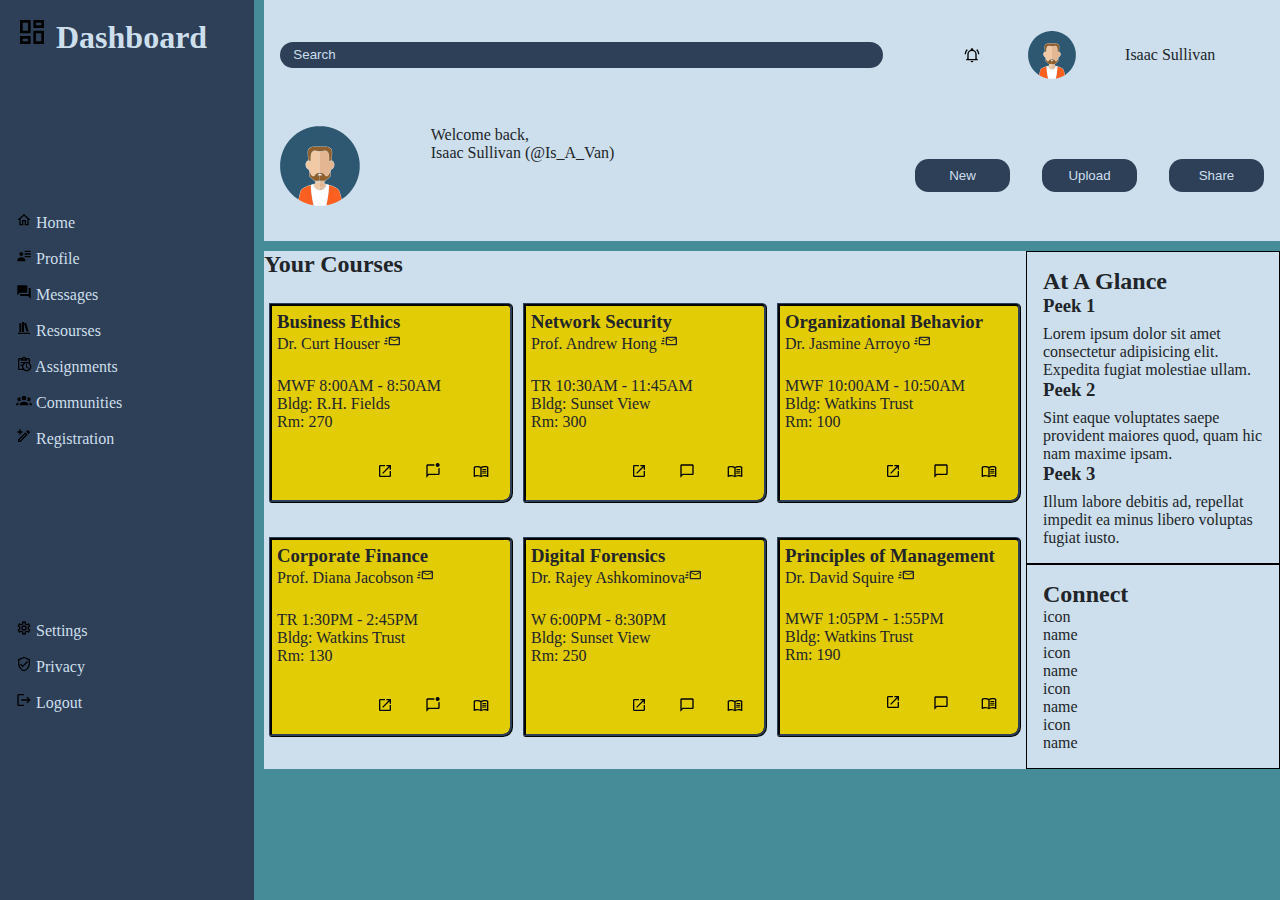
<file: index.html>
<!DOCTYPE html>
<html lang="en">
<head>
  <meta charset="UTF-8">
  <meta name="viewport" content="width=device-width, initial-scale=1.0">
  <title>Dashboard</title>
  <link rel="stylesheet" href="style.css">
</head>
<body>
  <div class="container">
    <nav class="nav">
      <h1><img src="./icons/view-dashboard-outline.svg" alt="" class="icon large"> Dashboard</h1>
      <ul>
        <li><img src="./icons/home-outline.svg" alt="" class="icon"> Home</li>
        <li><img src="./icons/account-details.svg" alt="" class="icon"> Profile</li>
        <li><img src="./icons/forum.svg" alt="" class="icon"> Messages</li>
        <li><img src="./icons/bookshelf.svg" alt="" class="icon"> Resourses</li>
        <li><img src="./icons/clipboard-text-clock-outline.svg" alt="" class="icon"> Assignments</li>
        <li><img src="./icons/account-group.svg" alt="" class="icon"> Communities</li>
        <li><img src="./icons/pencil-plus-outline.svg" alt="" class="icon"> Registration</li>
      </ul>
      <ul>
        <li><img src="./icons/cog-outline.svg" alt="" class="icon"> Settings</li>
        <li><img src="./icons/shield-check-outline.svg" alt="" class="icon"> Privacy</li>
        <li><img src="./icons/logout.svg" alt="" class="icon"> Logout</li>
      </ul>
    </nav>
    <header class="header">
      <div class="search">
        <input type="search" placeholder="Search">
      </div>
      <div class="profile">
        <img src="./icons/bell-ring-outline.svg" alt="Alert" class="icon">
        <img src="./icons/avatar-detailed.svg" alt="avatar" class="avatar small">
        <p>Isaac Sullivan</p>
      </div>
      <div class="greeting">
        <img src="./icons/avatar-detailed.svg" alt="avatar" class="avatar large">
        <div>
          <p>Welcome back,</p>
          <p>Isaac Sullivan (@Is_A_Van)</p>
        </div>
      </div>
      <div class="engagement">
        <button>New</button>
        <button>Upload</button>
        <button>Share</button>
      </div>
    </header>
    <main class="main">
      <div class="courses">
        <h2 class="coursesHeader">Your Courses</h2>
        <div class="courseBody">
          <div class="course">
            <div>
              <h3>Business Ethics</h3>
              <p>Dr. Curt Houser <img src="./icons/email-fast-outline.svg" alt="Email" class="icon"></p>
            </div>
            <div>
              <p>MWF 8:00AM - 8:50AM</p>
              <p>Bldg: R.H. Fields</p>
              <p>Rm: 270</p>
            </div>
            <div class="courseEngagement">
              <img src="./icons/open-in-new.svg" alt="View Course" class="icon">
              <img src="./icons/message-badge-outline.svg" alt="Messages" class="icon">
              <img src="./icons/book-open-variant-outline.svg" alt="Resourses" class="icon">
            </div>
          </div>
          <div class="course">
            <div>
              <h3>Network Security</h3>
              <p>Prof. Andrew Hong <img src="./icons/email-fast-outline.svg" alt="Email" class="icon"></p>
            </div>
            <div>
              <p>TR 10:30AM - 11:45AM</p>
              <p>Bldg: Sunset View</p>
              <p>Rm: 300</p>
            </div>
            <div class="courseEngagement">
              <img src="./icons/open-in-new.svg" alt="View Course" class="icon">
              <img src="./icons/message-outline.svg" alt="Messages" class="icon">
              <img src="./icons/book-open-variant-outline.svg" alt="Resourses" class="icon">
            </div>
          </div>
          <div class="course">
            <div>
              <h3>Organizational Behavior</h3>
              <p>Dr. Jasmine Arroyo <img src="./icons/email-fast-outline.svg" alt="Email" class="icon"></p>
            </div>
            <div>
              <p>MWF 10:00AM - 10:50AM</p>
              <p>Bldg: Watkins Trust</p>
              <p>Rm: 100</p>
            </div>
            <div class="courseEngagement">
              <img src="./icons/open-in-new.svg" alt="View Course" class="icon">
              <img src="./icons/message-outline.svg" alt="Messages" class="icon">
              <img src="./icons/book-open-variant-outline.svg" alt="Resourses" class="icon">
            </div>
          </div>
          <div class="course">
            <div>
              <h3>Corporate Finance</h3>
              <p>Prof. Diana Jacobson <img src="./icons/email-fast-outline.svg" alt="Email" class="icon"></p>
            </div>
            <div>
              <p>TR 1:30PM - 2:45PM</p>
              <p>Bldg: Watkins Trust</p>
              <p>Rm: 130</p>
            </div>
            <div class="courseEngagement">
              <img src="./icons/open-in-new.svg" alt="View Course" class="icon">
              <img src="./icons/message-badge-outline.svg" alt="Messages" class="icon">
              <img src="./icons/book-open-variant-outline.svg" alt="Resourses" class="icon">
            </div>
          </div>
          <div class="course">
            <div>
              <h3>Digital Forensics</h3>
              <p>Dr. Rajey Ashkominova<img src="./icons/email-fast-outline.svg" alt="Email" class="icon"></p>
            </div>
            <div>
              <p>W 6:00PM - 8:30PM</p>
              <p>Bldg: Sunset View</p>
              <p>Rm: 250</p>
            </div>
            <div class="courseEngagement">
              <img src="./icons/open-in-new.svg" alt="View Course" class="icon">
              <img src="./icons/message-outline.svg" alt="Messages" class="icon">
              <img src="./icons/book-open-variant-outline.svg" alt="Resourses" class="icon">
            </div>
          </div>
          <div class="course">
            <div>
              <h3>Principles of Management</h3>
              <p>Dr. David Squire <img src="./icons/email-fast-outline.svg" alt="Email" class="icon"></p>
            </div>
            <div>
              <p>MWF 1:05PM - 1:55PM</p>
              <p>Bldg: Watkins Trust</p>
              <p>Rm: 190</p>
            </div>
            <div class="courseEngagement">
              <button><img src="./icons/open-in-new.svg" alt="View Course" class="icon"></button>
              <img src="./icons/message-outline.svg" alt="Messages" class="icon">
              <img src="./icons/book-open-variant-outline.svg" alt="Resourses" class="icon">
            </div>
          </div>
        </div>
      </div>
      <div class="glance">
        <h2>At A Glance</h2>
        <div>
          <h3>Peek 1</h3>
          <p>Lorem ipsum dolor sit amet consectetur adipisicing elit. Expedita fugiat molestiae ullam.</p>
        </div>
        <div>
          <h3>Peek 2</h3>
          <p>Sint eaque voluptates saepe provident maiores quod, quam hic nam maxime ipsam.</p>
        </div>
        <div>
          <h3>Peek 3</h3>
          <p>Illum labore debitis ad, repellat impedit ea minus libero voluptas fugiat iusto.</p>
        </div>
      </div>
      <div class="connect">
        <h2>Connect</h2>
          <div>
            <p>icon</p>
            <p>name</p>
          </div>
          <div>
            <p>icon</p>
            <p>name</p>
          </div>
          <div>
            <p>icon</p>
            <p>name</p>
          </div>
          <div>
            <p>icon</p>
            <p>name</p>
          </div>
      </div>
    </main>
  </div>
</body>
</html>
</file>
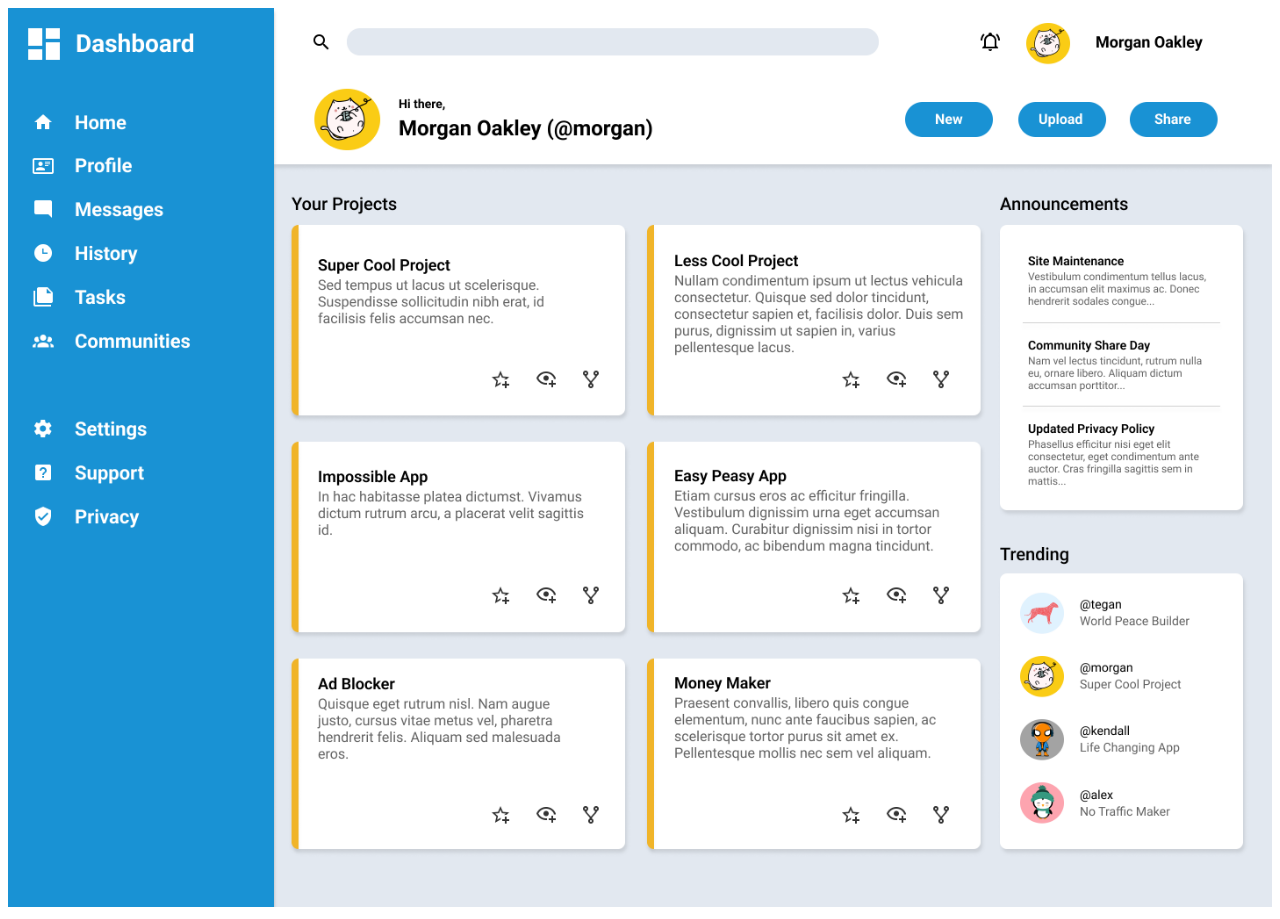
<file: dashboard.html>
<!DOCTYPE html>
<html lang="en">
<head>
  <meta charset="UTF-8">
  <meta name="viewport" content="width=device-width, initial-scale=1.0">
  <title>Dashboard</title>
</head>
<body>
  <img src="dashboard.png" alt="" width="100%">
</body>
</html>
</file>
<file: style.css>
:root {
  /* COLORS */
  --primary-color: #2E4057;
  --primary-shade-color: #4d6d96;
  --secondary-color: #e2cc06;
  --base-color: #cddfec;
  --text-color: #212529;
  --accent-color: #468C98;
  --alert-color: #DC3545;
}

* {
  box-sizing: border-box;
  margin: 0;
  padding: 0;
  /* border: 1px solid red; */
  list-style-type: none;
}

button {
  background-color: var(--primary-color);
  color: inherit;
}

.container {
  display: grid;
  
  grid-template: 
    "nav header" 2fr 
    "nav main  " min-content
    "nav main  " min-content
    "nav ....  " 1fr / 1fr 4fr;

  gap: 10px;

  height: 100vh;
  background-color: var(--accent-color);
  color: var(--text-color);
}

.nav {
  grid-area: nav;
  max-width: 350px;

  display: grid;
  padding: 1em;
  
  background-color: var(--primary-color);
  color: var(--base-color);
}

nav li {
  padding-bottom: 1em;
}

nav li:hover {
  text-decoration-line: underline;
  font-weight: bold;
  cursor: pointer;
}

.header {
  grid-area: header;
  display: grid;
  grid-template: 
  "search profile" 1fr
  "greeting engagement" 1.2fr / 2.5fr 1.5fr
  ;
}

.search {
  grid-area: search;

  display: grid;

  padding: 1em;
  background-color: var(--base-color);


  align-items: center;
}

.search input {
  border: none;
  border-radius: 1em;
  height: 2em;
  padding: 1em;
  background-color: var(--primary-color);
  color: var(--base-color);
}
.search input:hover {
  background-color: var(--primary-shade-color);
}
.search input:focus {
  background-color: var(--primary-shade-color);
}

.search input::placeholder {
  color: var(--base-color);
}

.profile {
  grid-area: profile;
  
  display: flex;

  padding: 1em;
  background-color: var(--base-color);

  align-items: center;
  justify-content: space-evenly;
}
.greeting {
  grid-area: greeting;

  display: grid;
  grid-template-columns: 1fr 3fr;

  padding: 1em;
  background-color: var(--base-color);
}
.engagement {
  grid-area: engagement;

  display: grid;
  grid-template-columns: repeat(3, 1fr);
  gap: 2em;
  justify-content: right;
  align-items: center;

  padding: 1em;
  background-color: var(--base-color);
}


.engagement button {
  border: none;
  border-radius: 1em;
  height: 2.5em;
  color: var(--base-color);
}


.engagement button:hover {
  font-weight: bold;
  background-color: var(--primary-shade-color);
  cursor: pointer;
}
.main {
  grid-area: main;

  display: grid;
  grid-template: 
  "courses glance" 
  "courses connect";
  grid-template-columns: 3fr 1fr;
  background-color: var(--base-color);
}

.courses {
  grid-area: courses;

  display: grid;
  grid-template: 
  "coursesHeader coursesHeader coursesHeader" 1fr
  "courseBody courseBody courseBody " 10fr
  ;
}

.coursesHeader {
  grid-area: coursesHeader;

}

.courseBody {
  grid-area: courseBody;
  display: grid;
  grid-template-columns: repeat(auto-fit, minmax(250px, .5fr));
}

.course {
  display: grid;
  background-color: var(--secondary-color);
  border-color: var(--primary-color);
  border-width: 3px;
  border-style: ridge;
  border-top-left-radius: 0;
  border-top-right-radius: 5px;
  border-bottom-right-radius: 10px;
  border-bottom-left-radius: 3px;
  padding: 5px;
  margin: 5px;

  max-width: 350px;
  max-height: 200px;
}

.courseEngagement {
  display: flex;
  gap: 2em;
  justify-content: right;
  margin-right: 1em;
  max-height: 2em;
}

.courseEngagement button {
  border: none;
  background-color: inherit;
}


.icon {
  width: 16px;
}

.icon.large {
  width: 32px;
}

.icon:hover {
  cursor: pointer;
}

.glance {
  grid-area: glance;
  display: grid;
  border: 1px solid black;
  padding: 1em;
}

.glanceHeader {
  display: flex;
  justify-content: space-between;
  align-items: center;
}

.glance p {
  margin-top: .5em;
}

.glance p:hover {
  text-decoration-line: underline;
  cursor: pointer;
}

.connect {
  grid-area: connect;
  display: grid;
  border: 1px solid black;
  padding: 1em;
}

.connect .contact {
  display: flex;
  gap: 1em;
}

.avatar.small {
  width: 3em;
}
.avatar.large {
  width: 5em;
}

.avatar:hover {
  cursor: pointer;
}

.contact {
  display: flex;
  align-items: center;
}

.contactName {
  display: flex;
  flex-direction: column;
}
</file>
